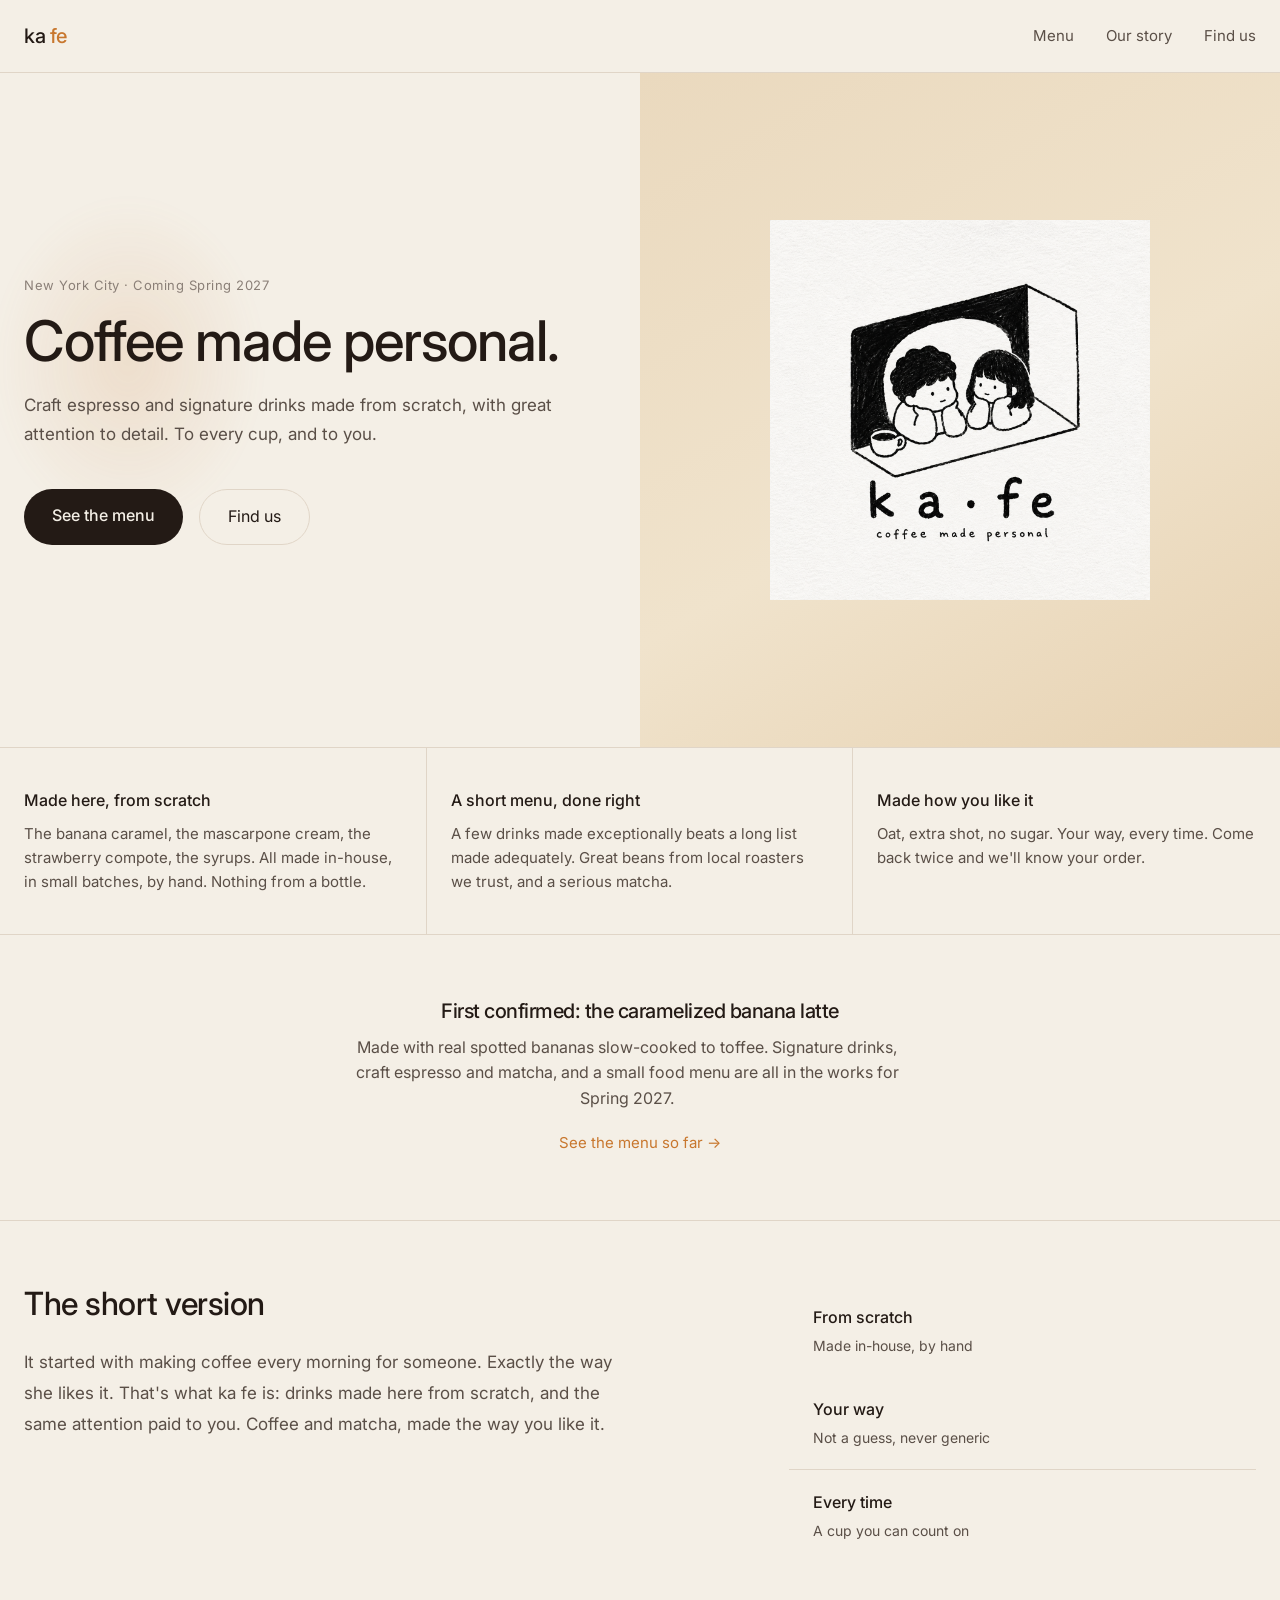
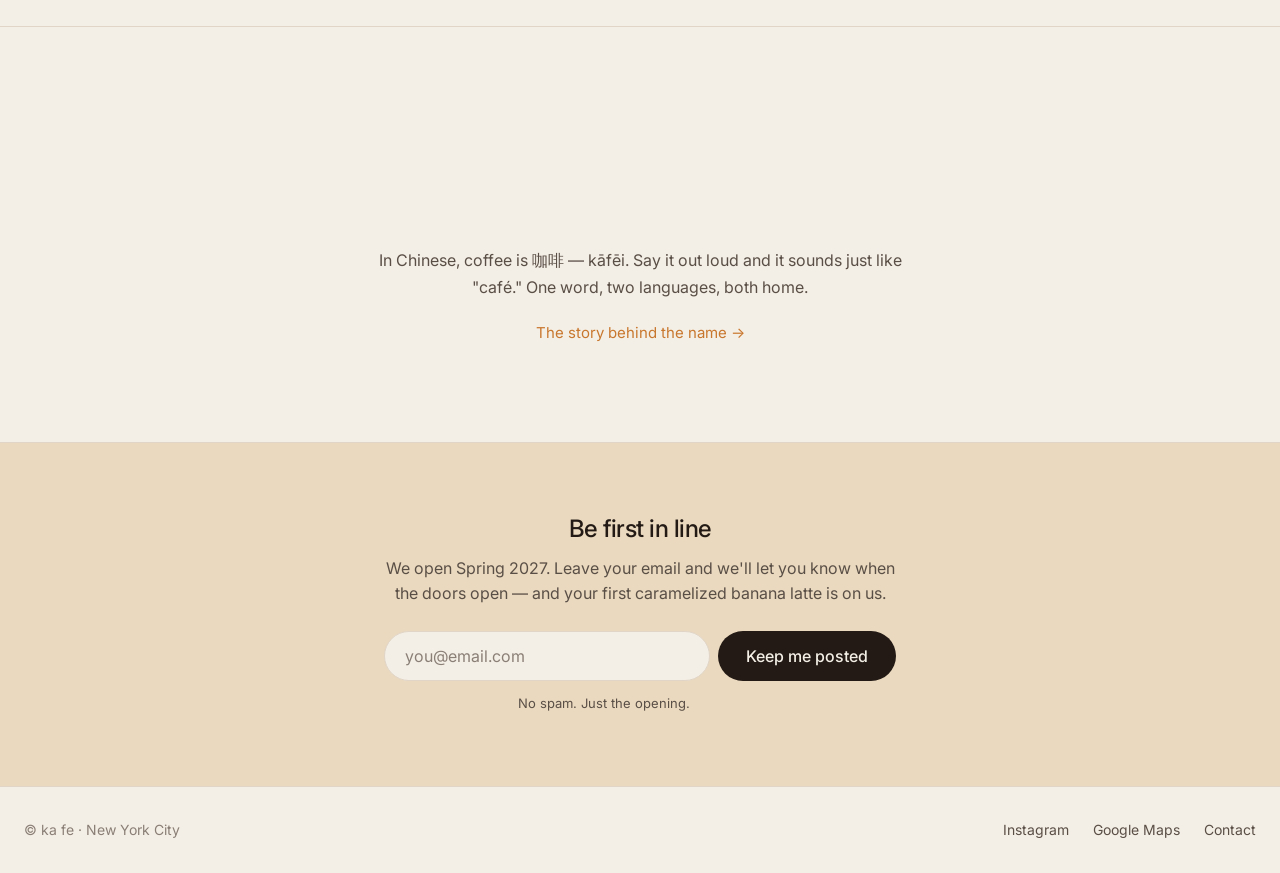
<file: index.html>
<!DOCTYPE html>
<html lang="en">
<head>
  <meta charset="UTF-8">
  <meta name="viewport" content="width=device-width, initial-scale=1.0">
  <title>ka fe — Coffee made personal</title>
  <meta name="theme-color" content="#F4EFE6">
  <meta name="description" content="ka fe is a neighborhood café in New York City. Craft espresso and signature drinks made from scratch, with great attention to detail. To the cup, and to you. Opening Spring 2027.">

  <!-- Open Graph -->
  <meta property="og:title" content="ka fe — Coffee made personal">
  <meta property="og:description" content="A neighborhood café in New York City. Craft espresso and signature drinks made from scratch. Opening Spring 2027.">
  <meta property="og:type" content="website">
  <meta property="og:image" content="logo.png">

  <!-- Favicon -->
  <link rel="icon" href="favicon.ico" sizes="32x32">
  <link rel="icon" href="favicon.svg" type="image/svg+xml">
  <link rel="apple-touch-icon" href="apple-touch-icon.png">

  <link rel="preconnect" href="https://fonts.googleapis.com">
  <link rel="preconnect" href="https://fonts.gstatic.com" crossorigin>
  <link href="https://fonts.googleapis.com/css2?family=Inter:wght@400;500&display=swap" rel="stylesheet">
  <!-- Two-character subset (咖啡) — Inter has no CJK glyphs -->
  <link href="https://fonts.googleapis.com/css2?family=Noto+Sans+SC:wght@500&text=%E5%92%96%E5%95%A1&display=swap" rel="stylesheet">
  <link rel="stylesheet" href="styles.css">
</head>
<body>
  <!-- Skip to main content for keyboard users -->
  <a href="#main-content" class="skip-link">Skip to main content</a>

  <!-- Navigation -->
  <nav class="nav">
    <a href="index.html" class="nav-logo">ka <span class="red">fe</span></a>
    <ul class="nav-links">
      <li><a href="menu.html">Menu</a></li>
      <li><a href="story.html">Our story</a></li>
      <li><a href="findus.html">Find us</a></li>
    </ul>
    <button class="nav-toggle" aria-label="Toggle menu">
      <span></span>
      <span></span>
      <span></span>
    </button>
  </nav>

  <!-- Hero -->
  <main id="main-content">
  <section class="hero">
    <div class="hero-content">
      <p class="eyebrow">New York City · Coming Spring 2027</p>
      <h1>Coffee made personal.</h1>
      <p class="tagline">Craft espresso and signature drinks made from scratch, with great attention to detail. To every cup, and to you.</p>
      <div class="hero-ctas">
        <a href="menu.html" class="btn-primary">See the menu</a>
        <a href="findus.html" class="btn-secondary">Find us</a>
      </div>
    </div>
    <div class="hero-visual">
      <img src="logo.png" alt="ka fe — two people at a coffee counter, one pouring pour-over coffee">
    </div>
  </section>

  <!-- Promise Strip -->
  <section class="promise-strip">
    <div class="promise-item">
      <p class="promise-title">Made here, from scratch</p>
      <p class="promise-text">The banana caramel, the mascarpone cream, the strawberry compote, the syrups. All made in-house, in small batches, by hand. Nothing from a bottle.</p>
    </div>
    <div class="promise-item">
      <p class="promise-title">A short menu, done right</p>
      <p class="promise-text">A few drinks made exceptionally beats a long list made adequately. Great beans from local roasters we trust, and a serious matcha.</p>
    </div>
    <div class="promise-item">
      <p class="promise-title">Made how you like it</p>
      <p class="promise-text">Oat, extra shot, no sugar. Your way, every time. Come back twice and we'll know your order.</p>
    </div>
  </section>

  <!-- Menu Teaser Strip -->
  <section class="menu-strip">
    <div class="menu-teaser">
      <h2>First confirmed: the caramelized banana latte</h2>
      <p>Made with real spotted bananas slow-cooked to toffee. Signature drinks, craft espresso and matcha, and a small food menu are all in the works for Spring 2027.</p>
      <a href="menu.html" class="menu-teaser-link">See the menu so far →</a>
    </div>
  </section>

  <!-- Story Strip -->
  <section class="story-strip">
    <div class="story-text">
      <h2>The short version</h2>
      <p>It started with making coffee every morning for someone. Exactly the way she likes it. That's what ka fe is: drinks made here from scratch, and the same attention paid to you. Coffee and matcha, made the way you like it.</p>
    </div>
    <div class="story-stats">
      <div class="story-stat">
        <p class="story-stat-value">From scratch</p>
        <p class="story-stat-label">Made in-house, by hand</p>
      </div>
      <div class="story-stat">
        <p class="story-stat-value">Your way</p>
        <p class="story-stat-label">Not a guess, never generic</p>
      </div>
      <div class="story-stat">
        <p class="story-stat-value">Every time</p>
        <p class="story-stat-label">A cup you can count on</p>
      </div>
    </div>
  </section>

  <!-- Name origin -->
  <section class="name-strip">
    <p class="name-cycle" role="img" aria-label="ka fe — 咖啡 — café">
      <span class="name-form" aria-hidden="true">ka <span class="red">fe</span></span>
      <span class="name-form name-cjk" lang="zh-Hans" aria-hidden="true">咖啡</span>
      <span class="name-form" aria-hidden="true">café</span>
    </p>
    <p class="name-caption">In Chinese, coffee is <span lang="zh-Hans">咖啡</span> — kāfēi. Say it out loud and it sounds just like "café." One word, two languages, both home.</p>
    <a href="story.html" class="name-link">The story behind the name →</a>
  </section>

  <!-- Email capture -->
  <section class="signup">
    <div class="signup-inner">
      <h2>Be first in line</h2>
      <p>We open Spring 2027. Leave your email and we'll let you know when the doors open — and your first caramelized banana latte is on us.</p>
      <form class="signup-form" action="https://formspree.io/f/YOUR_FORM_ID" method="POST" id="signup-form">
        <input type="email" name="email" placeholder="you@email.com" required aria-label="Email address" autocomplete="email">
        <button type="submit" class="btn-primary" id="signup-btn">Keep me posted</button>
      </form>
      <p class="signup-fineprint">No spam. Just the opening.</p>
      <!-- Form states (hidden by default, shown via JS) -->
      <p class="signup-success" id="signup-success" hidden>Thanks! We'll let you know when we open.</p>
      <p class="signup-error" id="signup-error" hidden>Something went wrong. Please try again.</p>
    </div>
  </section>
  </main>

  <!-- Footer -->
  <footer class="footer">
    <p class="footer-copyright">© ka fe · New York City</p>
    <div class="footer-links">
      <a href="https://instagram.com" target="_blank" rel="noopener">Instagram</a>
      <a href="https://maps.google.com" target="_blank" rel="noopener">Google Maps</a>
      <a href="mailto:allan@kafecoffeenyc.com">Contact</a>
    </div>
  </footer>

  <script src="main.js"></script>
</body>
</html>
</file>
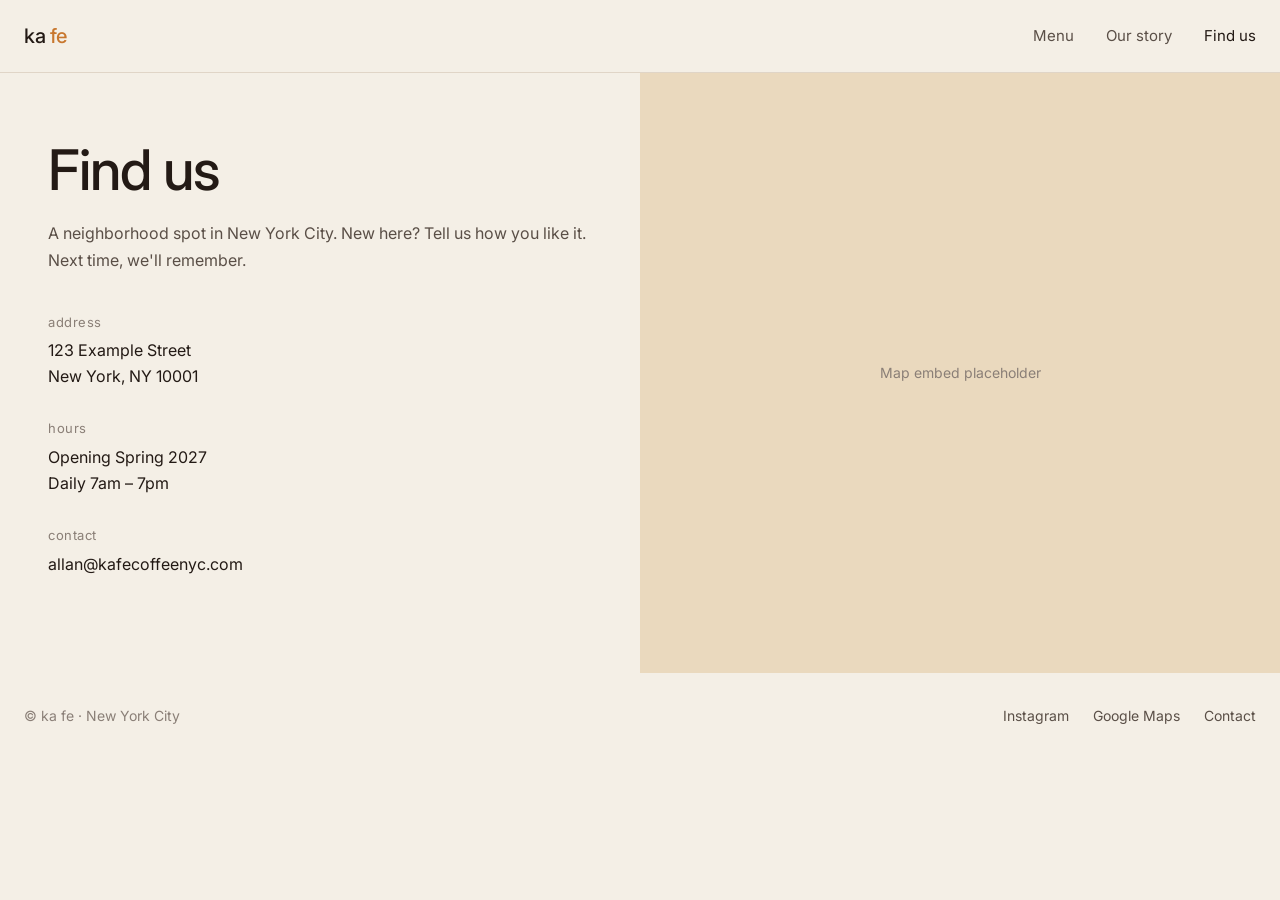
<file: findus.html>
<!DOCTYPE html>
<html lang="en">
<head>
  <meta charset="UTF-8">
  <meta name="viewport" content="width=device-width, initial-scale=1.0">
  <title>Find us — ka fe</title>
  <meta name="theme-color" content="#F4EFE6">
  <meta name="description" content="A neighborhood spot in New York City. Tell us how you like it. Next time, we'll remember.">

  <!-- Open Graph -->
  <meta property="og:title" content="Find us — ka fe">
  <meta property="og:description" content="A neighborhood café in New York City. Opening Spring 2027.">
  <meta property="og:type" content="website">
  <meta property="og:image" content="logo.png">

  <!-- Favicon -->
  <link rel="icon" href="favicon.ico" sizes="32x32">
  <link rel="icon" href="favicon.svg" type="image/svg+xml">
  <link rel="apple-touch-icon" href="apple-touch-icon.png">

  <link rel="preconnect" href="https://fonts.googleapis.com">
  <link rel="preconnect" href="https://fonts.gstatic.com" crossorigin>
  <link href="https://fonts.googleapis.com/css2?family=Inter:wght@400;500&display=swap" rel="stylesheet">
  <link rel="stylesheet" href="styles.css">
</head>
<body>
  <!-- Skip to main content for keyboard users -->
  <a href="#main-content" class="skip-link">Skip to main content</a>

  <!-- Navigation -->
  <nav class="nav">
    <a href="index.html" class="nav-logo">ka <span class="red">fe</span></a>
    <ul class="nav-links">
      <li><a href="menu.html">Menu</a></li>
      <li><a href="story.html">Our story</a></li>
      <li><a href="findus.html" class="active">Find us</a></li>
    </ul>
    <button class="nav-toggle" aria-label="Toggle menu">
      <span></span>
      <span></span>
      <span></span>
    </button>
  </nav>

  <!-- Find Us Grid -->
  <main id="main-content">
  <section class="findus-grid">
    <div class="findus-info">
      <h1>Find us</h1>
      <p class="findus-intro">A neighborhood spot in New York City. New here? Tell us how you like it. Next time, we'll remember.</p>

      <div class="findus-detail">
        <h3>address</h3>
        <address>
          123 Example Street<br>
          New York, NY 10001
        </address>
      </div>

      <div class="findus-detail">
        <h3>hours</h3>
        <p>Opening Spring 2027<br>Daily 7am – 7pm</p>
      </div>

      <div class="findus-detail">
        <h3>contact</h3>
        <p>
          <a href="mailto:allan@kafecoffeenyc.com">allan@kafecoffeenyc.com</a>
        </p>
      </div>
    </div>

    <div class="findus-map">
      <p class="map-placeholder">Map embed placeholder</p>
    </div>
  </section>
  </main>

  <!-- Footer -->
  <footer class="footer">
    <p class="footer-copyright">© ka fe · New York City</p>
    <div class="footer-links">
      <a href="https://instagram.com" target="_blank" rel="noopener">Instagram</a>
      <a href="https://maps.google.com" target="_blank" rel="noopener">Google Maps</a>
      <a href="mailto:allan@kafecoffeenyc.com">Contact</a>
    </div>
  </footer>

  <script src="main.js"></script>
</body>
</html>
</file>
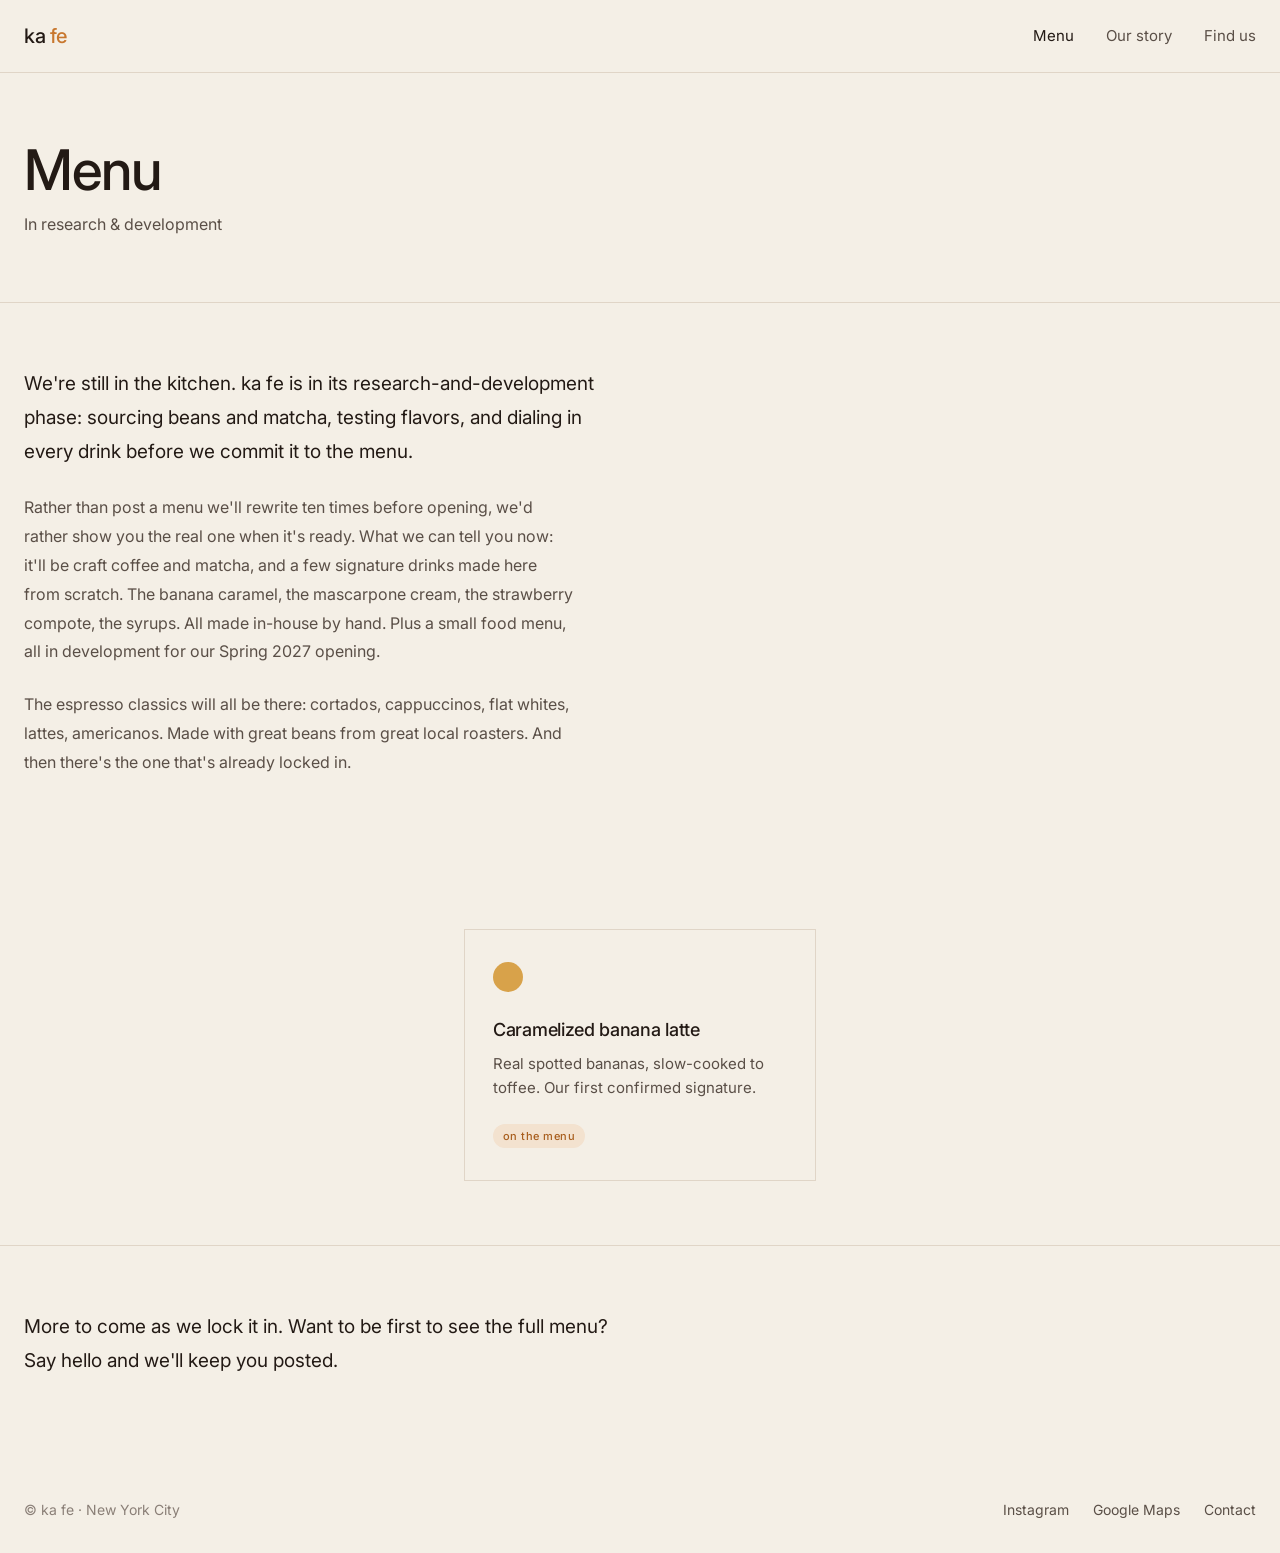
<file: menu.html>
<!DOCTYPE html>
<html lang="en">
<head>
  <meta charset="UTF-8">
  <meta name="viewport" content="width=device-width, initial-scale=1.0">
  <title>Menu — ka fe</title>
  <meta name="theme-color" content="#F4EFE6">
  <meta name="description" content="Our menu is in research and development. Craft espresso and matcha, signature drinks made here from scratch, and a small food menu, coming for our Spring 2027 opening. First confirmed: the caramelized banana latte.">

  <!-- Open Graph -->
  <meta property="og:title" content="Menu — ka fe">
  <meta property="og:description" content="Craft espresso, matcha, and signature drinks made from scratch. Coming Spring 2027.">
  <meta property="og:type" content="website">
  <meta property="og:image" content="logo.png">

  <!-- Favicon -->
  <link rel="icon" href="favicon.ico" sizes="32x32">
  <link rel="icon" href="favicon.svg" type="image/svg+xml">
  <link rel="apple-touch-icon" href="apple-touch-icon.png">

  <link rel="preconnect" href="https://fonts.googleapis.com">
  <link rel="preconnect" href="https://fonts.gstatic.com" crossorigin>
  <link href="https://fonts.googleapis.com/css2?family=Inter:wght@400;500&display=swap" rel="stylesheet">
  <link rel="stylesheet" href="styles.css">
</head>
<body>
  <!-- Skip to main content for keyboard users -->
  <a href="#main-content" class="skip-link">Skip to main content</a>

  <!-- Navigation -->
  <nav class="nav">
    <a href="index.html" class="nav-logo">ka <span class="red">fe</span></a>
    <ul class="nav-links">
      <li><a href="menu.html" class="active">Menu</a></li>
      <li><a href="story.html">Our story</a></li>
      <li><a href="findus.html">Find us</a></li>
    </ul>
    <button class="nav-toggle" aria-label="Toggle menu">
      <span></span>
      <span></span>
      <span></span>
    </button>
  </nav>

  <!-- Page Header -->
  <main id="main-content">
  <header class="page-header">
    <h1>Menu</h1>
    <p>In research &amp; development</p>
  </header>

  <!-- Intro -->
  <section class="story-content">
    <p>We're still in the kitchen. ka fe is in its research-and-development phase: sourcing beans and matcha, testing flavors, and dialing in every drink before we commit it to the menu.</p>

    <p>Rather than post a menu we'll rewrite ten times before opening, we'd rather show you the real one when it's ready. What we can tell you now: it'll be craft coffee and matcha, and a few signature drinks made here from scratch. The banana caramel, the mascarpone cream, the strawberry compote, the syrups. All made in-house by hand. Plus a small food menu, all in development for our Spring 2027 opening.</p>

    <p>The espresso classics will all be there: cortados, cappuccinos, flat whites, lattes, americanos. Made with great beans from great local roasters. And then there's the one that's already locked in.</p>
  </section>

  <!-- Confirmed signature -->
  <section class="menu-strip">
    <div class="signature-grid single">
      <div class="signature-card">
        <div class="signature-card-top">
          <span class="flavor-dot-lg banana"></span>
        </div>
        <span class="signature-card-name">Caramelized banana latte</span>
        <p class="signature-card-note">Real spotted bananas, slow-cooked to toffee. Our first confirmed signature.</p>
        <div class="signature-card-foot">
          <span class="menu-list-tag">on the menu</span>
          <span></span>
        </div>
      </div>
    </div>
  </section>

  <!-- Outro -->
  <section class="story-content">
    <p>More to come as we lock it in. Want to be first to see the full menu? <a href="findus.html">Say hello</a> and we'll keep you posted.</p>
  </section>
  </main>

  <!-- Footer -->
  <footer class="footer">
    <p class="footer-copyright">© ka fe · New York City</p>
    <div class="footer-links">
      <a href="https://instagram.com" target="_blank" rel="noopener">Instagram</a>
      <a href="https://maps.google.com" target="_blank" rel="noopener">Google Maps</a>
      <a href="mailto:allan@kafecoffeenyc.com">Contact</a>
    </div>
  </footer>

  <script src="main.js"></script>
</body>
</html>
</file>
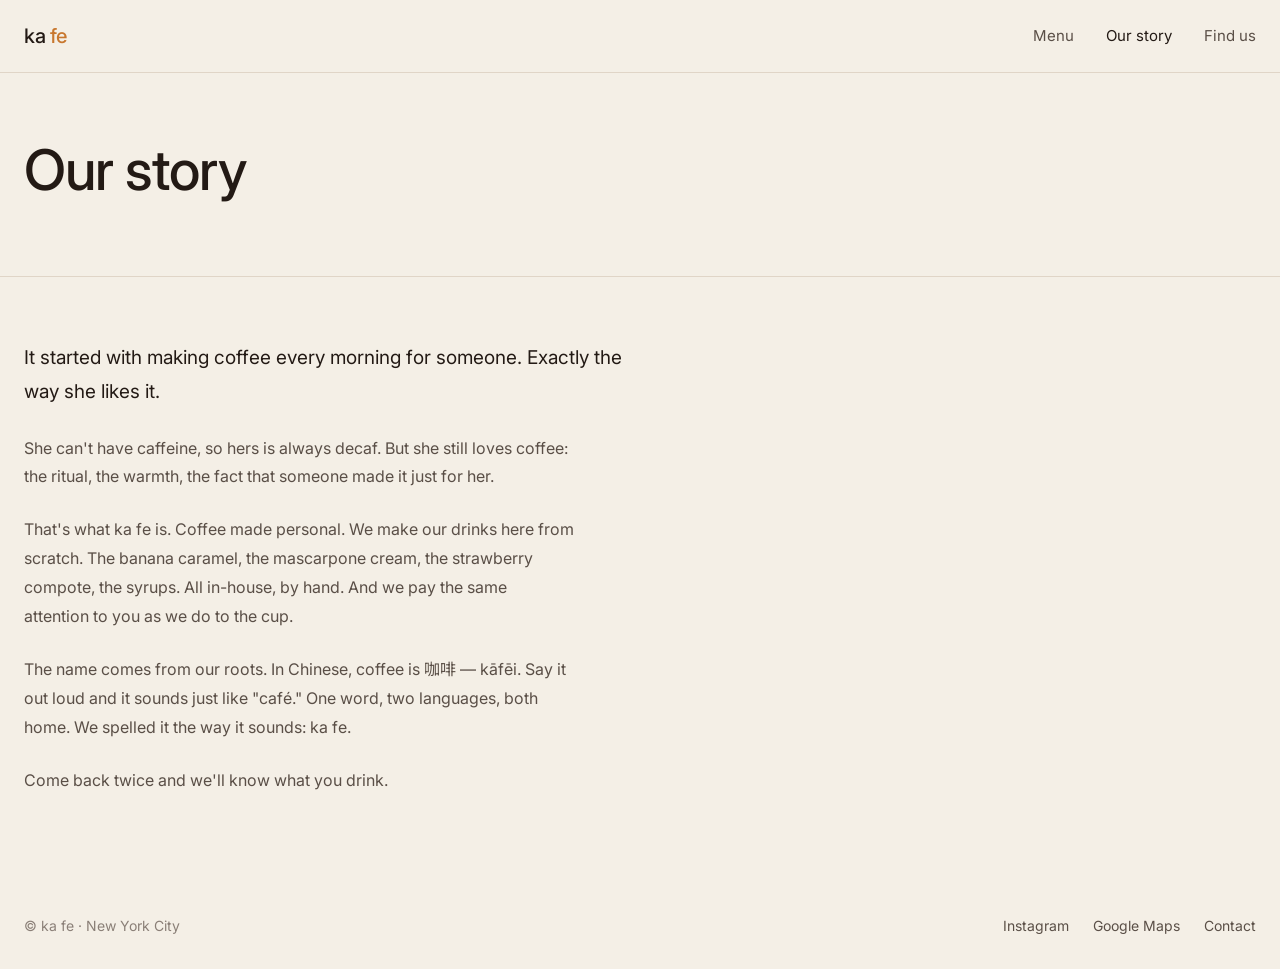
<file: story.html>
<!DOCTYPE html>
<html lang="en">
<head>
  <meta charset="UTF-8">
  <meta name="viewport" content="width=device-width, initial-scale=1.0">
  <title>Our story — ka fe</title>
  <meta name="theme-color" content="#F4EFE6">
  <meta name="description" content="Craft espresso and drinks made here from scratch. Nothing from a bottle. Coffee made personal.">

  <!-- Open Graph -->
  <meta property="og:title" content="Our story — ka fe">
  <meta property="og:description" content="Coffee made personal. Drinks made from scratch, and the same attention paid to you.">
  <meta property="og:type" content="website">
  <meta property="og:image" content="logo.png">

  <!-- Favicon -->
  <link rel="icon" href="favicon.ico" sizes="32x32">
  <link rel="icon" href="favicon.svg" type="image/svg+xml">
  <link rel="apple-touch-icon" href="apple-touch-icon.png">

  <link rel="preconnect" href="https://fonts.googleapis.com">
  <link rel="preconnect" href="https://fonts.gstatic.com" crossorigin>
  <link href="https://fonts.googleapis.com/css2?family=Inter:wght@400;500&display=swap" rel="stylesheet">
  <!-- Two-character subset (咖啡) — Inter has no CJK glyphs -->
  <link href="https://fonts.googleapis.com/css2?family=Noto+Sans+SC:wght@500&text=%E5%92%96%E5%95%A1&display=swap" rel="stylesheet">
  <link rel="stylesheet" href="styles.css">
</head>
<body>
  <!-- Skip to main content for keyboard users -->
  <a href="#main-content" class="skip-link">Skip to main content</a>

  <!-- Navigation -->
  <nav class="nav">
    <a href="index.html" class="nav-logo">ka <span class="red">fe</span></a>
    <ul class="nav-links">
      <li><a href="menu.html">Menu</a></li>
      <li><a href="story.html" class="active">Our story</a></li>
      <li><a href="findus.html">Find us</a></li>
    </ul>
    <button class="nav-toggle" aria-label="Toggle menu">
      <span></span>
      <span></span>
      <span></span>
    </button>
  </nav>

  <!-- Page Header -->
  <main id="main-content">
  <header class="page-header">
    <h1>Our story</h1>
  </header>

  <!-- Story Content -->
  <section class="story-content">
    <p>It started with making coffee every morning for someone. Exactly the way she likes it.</p>

    <p>She can't have caffeine, so hers is always decaf. But she still loves coffee: the ritual, the warmth, the fact that someone made it just for her.</p>

    <p>That's what ka fe is. Coffee made personal. We make our drinks here from scratch. The banana caramel, the mascarpone cream, the strawberry compote, the syrups. All in-house, by hand. And we pay the same attention to you as we do to the cup.</p>

    <p>The name comes from our roots. In Chinese, coffee is <span lang="zh-Hans" class="cjk">咖啡</span> — kāfēi. Say it out loud and it sounds just like "café." One word, two languages, both home. We spelled it the way it sounds: ka fe.</p>

    <p>Come back twice and we'll know what you drink.</p>
  </section>
  </main>

  <!-- Footer -->
  <footer class="footer">
    <p class="footer-copyright">© ka fe · New York City</p>
    <div class="footer-links">
      <a href="https://instagram.com" target="_blank" rel="noopener">Instagram</a>
      <a href="https://maps.google.com" target="_blank" rel="noopener">Google Maps</a>
      <a href="mailto:allan@kafecoffeenyc.com">Contact</a>
    </div>
  </footer>

  <script src="main.js"></script>
</body>
</html>
</file>
<file: styles.css>
/* ka·fe — Design System */

/* Reset & Base */
*, *::before, *::after {
  box-sizing: border-box;
  margin: 0;
  padding: 0;
}

:root {
  /* Colors — Brand v2 */
  --bg-primary: #F4EFE6;      /* Paper */
  --bg-secondary: #EAD9BE;    /* Silk */
  --text-primary: #231A15;    /* Espresso */
  --text-muted: #5A4F47;
  --text-hint: #8A7F77;
  --divider: #E0D5C7;
  --accent: #C8772E;          /* Roast */
  --accent-dark: #A85E1E;     /* Roast, darkened */
  --accent-quiet: #9DB0A1;    /* Celadon */

  /* CJK — Inter has no Chinese glyphs; subset of Noto Sans SC for 咖啡 */
  --font-family-cjk: 'Noto Sans SC', 'PingFang SC', 'Hiragino Sans GB', 'Microsoft YaHei', sans-serif;

  /* Flavor palette */
  --ube: #8A6FB0;
  --sesame: #3A332E;
  --banana: #D8A24A;
  --matcha: #7FA05A;

  /* Typography */
  --font-family: 'Inter', -apple-system, BlinkMacSystemFont, sans-serif;
  --font-weight-body: 400;
  --font-weight-heading: 500;

  /* Motion */
  --ease: cubic-bezier(0.22, 1, 0.36, 1);
}

html {
  font-size: 16px;
  scroll-behavior: smooth;
}

body {
  font-family: var(--font-family);
  font-weight: var(--font-weight-body);
  background-color: var(--bg-primary);
  color: var(--text-primary);
  line-height: 1.6;
  -webkit-font-smoothing: antialiased;
  -moz-osx-font-smoothing: grayscale;
}

a {
  color: inherit;
  text-decoration: none;
}

img {
  max-width: 100%;
  height: auto;
  display: block;
}

/* Typography */
h1, h2, h3, h4, h5, h6 {
  font-weight: var(--font-weight-heading);
  line-height: 1.2;
}

h1 {
  font-size: clamp(2.25rem, 5vw, 3.5rem);
  letter-spacing: -1px;
}

h2 {
  font-size: clamp(1.5rem, 3vw, 2rem);
  letter-spacing: -0.5px;
}

h3 {
  font-size: 1.125rem;
}

p {
  max-width: 55ch;
}

.eyebrow {
  font-size: 0.8125rem;
  color: var(--text-hint);
  letter-spacing: 0.5px;
  margin-bottom: 0.75rem;
}

/* Layout */
.container {
  width: 100%;
  max-width: 1200px;
  margin: 0 auto;
  padding: 0 1.5rem;
}

.section {
  padding: 4rem 0;
  border-bottom: 0.5px solid var(--divider);
}

/* Navigation */
.nav {
  display: flex;
  align-items: center;
  justify-content: space-between;
  padding: 1.25rem 1.5rem;
  border-bottom: 0.5px solid var(--divider);
  position: sticky;
  top: 0;
  background: var(--bg-primary);
  z-index: 100;
}

.nav-logo {
  font-weight: var(--font-weight-heading);
  font-size: 1.25rem;
  letter-spacing: -0.5px;
}

.nav-logo .dot {
  display: inline-block;
  width: 4px;
  height: 4px;
  background: var(--text-primary);
  border-radius: 50%;
  margin: 0 0.1rem;
  vertical-align: middle;
  position: relative;
  top: -2px;
}

.nav-logo .red {
  color: var(--accent);
}

.nav-links {
  display: flex;
  gap: 2rem;
  list-style: none;
}

.nav-links a {
  font-size: 0.9375rem;
  color: var(--text-muted);
  transition: color 0.2s ease;
}

.nav-links a:hover,
.nav-links a.active {
  color: var(--text-primary);
}

.nav-cta {
  display: inline-block;
  padding: 0.625rem 1.25rem;
  background: var(--text-primary);
  color: var(--bg-primary);
  border-radius: 100px;
  font-size: 0.875rem;
  font-weight: var(--font-weight-heading);
  transition: opacity 0.2s ease;
}

.nav-cta:hover {
  opacity: 0.85;
}

/* Mobile nav toggle */
.nav-toggle {
  display: none;
  flex-direction: column;
  gap: 5px;
  background: none;
  border: none;
  cursor: pointer;
  padding: 0.5rem;
}

.nav-toggle span {
  width: 24px;
  height: 2px;
  background: var(--text-primary);
  transition: 0.3s;
}

/* Hero */
.hero {
  display: grid;
  grid-template-columns: 1fr 1fr;
  min-height: 75vh;
  border-bottom: 0.5px solid var(--divider);
}

.hero-content {
  display: flex;
  flex-direction: column;
  justify-content: center;
  padding: 4rem 3rem 4rem 1.5rem;
}

.hero-content h1 {
  margin-bottom: 1rem;
}

.hero-content .tagline {
  font-size: 1.0625rem;
  color: var(--text-muted);
  margin-bottom: 2.5rem;
  line-height: 1.7;
}

.hero-ctas {
  display: flex;
  gap: 1rem;
  flex-wrap: wrap;
}

.btn-primary {
  display: inline-block;
  padding: 0.875rem 1.75rem;
  background: var(--text-primary);
  color: var(--bg-primary);
  border-radius: 100px;
  font-weight: var(--font-weight-heading);
  transition: opacity 0.2s ease;
}

.btn-primary:hover {
  opacity: 0.85;
}

.btn-secondary {
  display: inline-block;
  padding: 0.875rem 1.75rem;
  border: 1px solid var(--divider);
  border-radius: 100px;
  color: var(--text-primary);
  transition: border-color 0.2s ease;
}

.btn-secondary:hover {
  border-color: var(--text-muted);
}

.hero-visual {
  display: flex;
  align-items: center;
  justify-content: center;
  background: var(--bg-secondary);
  padding: 3rem;
}

.hero-visual img {
  max-width: 380px;
  width: 100%;
  height: auto;
}

/* Promise Strip */
.promise-strip {
  display: grid;
  grid-template-columns: repeat(3, 1fr);
  border-bottom: 0.5px solid var(--divider);
}

.promise-item {
  padding: 2.5rem 1.5rem;
  border-right: 0.5px solid var(--divider);
}

.promise-item:last-child {
  border-right: none;
}

.promise-title {
  font-weight: var(--font-weight-heading);
  margin-bottom: 0.5rem;
}

.promise-text {
  font-size: 0.9375rem;
  color: var(--text-muted);
  line-height: 1.6;
}

/* Menu Strip */
.menu-strip {
  padding: 4rem 1.5rem;
  border-bottom: 0.5px solid var(--divider);
}

.menu-teaser {
  max-width: 36rem;
  margin: 0 auto;
  text-align: center;
}

.menu-teaser h2 {
  font-size: 1.25rem;
  margin-bottom: 0.75rem;
}

.menu-teaser p {
  color: var(--text-muted);
  font-size: 1rem;
  line-height: 1.6;
}

.menu-teaser-link {
  display: inline-block;
  margin-top: 1.25rem;
  color: var(--accent);
  font-size: 0.9375rem;
}

/* Single confirmed signature — center one card instead of a 3-up grid */
.signature-grid.single {
  grid-template-columns: 1fr;
  max-width: 22rem;
  margin: 0 auto;
}

.menu-strip-header {
  display: flex;
  justify-content: space-between;
  align-items: center;
  margin-bottom: 2.5rem;
}

.menu-strip-header h2 {
  font-size: 1.25rem;
}

.menu-strip-header a {
  color: var(--text-muted);
  font-size: 0.9375rem;
  transition: color 0.2s ease;
}

.menu-strip-header a:hover {
  color: var(--text-primary);
}

.menu-grid {
  display: grid;
  grid-template-columns: repeat(2, 1fr);
  gap: 0.5px;
  background: var(--divider);
}

.menu-item {
  background: var(--bg-primary);
  padding: 1.5rem;
  display: flex;
  flex-direction: column;
}

.menu-item-number {
  font-size: 0.75rem;
  color: var(--text-hint);
  margin-bottom: 0.75rem;
}

.menu-item-name {
  font-weight: var(--font-weight-heading);
  margin-bottom: 0.5rem;
}

.menu-item-price {
  color: var(--text-muted);
  font-size: 0.9375rem;
  margin-top: auto;
}

/* Story Strip */
.story-strip {
  display: grid;
  grid-template-columns: 1.2fr 0.8fr;
  gap: 4rem;
  padding: 4rem 1.5rem;
  border-bottom: 0.5px solid var(--divider);
}

.story-text h2 {
  margin-bottom: 1.5rem;
}

.story-text p {
  color: var(--text-muted);
  line-height: 1.8;
  font-size: 1.0625rem;
}

.story-stats {
  display: flex;
  flex-direction: column;
  gap: 0.5px;
  background: var(--divider);
  align-self: start;
}

.story-stat {
  background: var(--bg-primary);
  padding: 1.25rem 1.5rem;
}

.story-stat-value {
  font-weight: var(--font-weight-heading);
  margin-bottom: 0.25rem;
}

.story-stat-label {
  font-size: 0.875rem;
  color: var(--text-muted);
}

/* Footer */
.footer {
  display: flex;
  justify-content: space-between;
  align-items: center;
  padding: 2rem 1.5rem;
}

.footer-copyright {
  font-size: 0.875rem;
  color: var(--text-hint);
}

.footer-links {
  display: flex;
  gap: 1.5rem;
}

.footer-links a {
  font-size: 0.875rem;
  color: var(--text-muted);
  transition: color 0.2s ease;
}

.footer-links a:hover {
  color: var(--text-primary);
}

/* Menu Page */
.page-header {
  padding: 4rem 1.5rem;
  border-bottom: 0.5px solid var(--divider);
}

.page-header h1 {
  margin-bottom: 0.5rem;
}

.page-header p {
  color: var(--text-muted);
}

.menu-section {
  padding: 3rem 1.5rem;
  border-bottom: 0.5px solid var(--divider);
}

.menu-section h2 {
  font-size: 0.875rem;
  color: var(--text-hint);
  margin-bottom: 2rem;
  text-transform: lowercase;
  letter-spacing: 0.5px;
}

.menu-list {
  list-style: none;
}

.menu-list-item {
  display: grid;
  grid-template-columns: auto 1fr auto;
  gap: 1.5rem;
  padding: 1rem 0;
  border-bottom: 0.5px solid var(--divider);
  align-items: baseline;
}

.menu-list-item:last-child {
  border-bottom: none;
}

.menu-list-number {
  font-size: 0.75rem;
  color: var(--text-hint);
  width: 2rem;
}

.menu-list-name {
  font-weight: var(--font-weight-heading);
}

.menu-list-note {
  font-size: 0.875rem;
  color: var(--text-muted);
  font-weight: var(--font-weight-body);
  display: block;
  margin-top: 0.25rem;
}

.menu-list-price {
  color: var(--text-muted);
}

/* Story Page */
.story-content {
  padding: 4rem 1.5rem;
  max-width: 650px;
}

.story-content p {
  color: var(--text-muted);
  margin-bottom: 1.5rem;
  line-height: 1.8;
}

.story-content p:first-of-type {
  font-size: 1.1875rem;
  color: var(--text-primary);
}

/* Find Us Page */
.findus-grid {
  display: grid;
  grid-template-columns: 1fr 1fr;
  min-height: 60vh;
}

.findus-info {
  padding: 4rem 3rem;
  display: flex;
  flex-direction: column;
  justify-content: center;
}

.findus-info h1 {
  margin-bottom: 1rem;
}

.findus-intro {
  color: var(--text-muted);
  margin-bottom: 2.5rem;
  line-height: 1.7;
}

.findus-detail {
  margin-bottom: 2rem;
}

.findus-detail h3 {
  color: var(--text-hint);
  font-size: 0.8125rem;
  font-weight: var(--font-weight-body);
  margin-bottom: 0.5rem;
  text-transform: lowercase;
  letter-spacing: 0.5px;
}

.findus-detail p, .findus-detail address {
  font-style: normal;
  line-height: 1.6;
}

.findus-map {
  background: var(--bg-secondary);
  display: flex;
  align-items: center;
  justify-content: center;
}

.map-placeholder {
  color: var(--text-hint);
  font-size: 0.875rem;
}

/* ============================================================
   Flavor accents & signatures — v2 menu update
   ============================================================ */

/* Small flavor dot used inline before menu item names */
.flavor-dot {
  display: inline-block;
  width: 9px;
  height: 9px;
  border-radius: 50%;
  margin-right: 0.5rem;
  vertical-align: middle;
  position: relative;
  top: -1px;
}

/* Larger flavor dot for the homepage signature cards */
.flavor-dot-lg {
  display: inline-block;
  width: 30px;
  height: 30px;
  border-radius: 50%;
}

.flavor-dot.ube,    .flavor-dot-lg.ube    { background: #8A6FB0; }
.flavor-dot.sesame, .flavor-dot-lg.sesame { background: #3A332E; }
.flavor-dot.banana, .flavor-dot-lg.banana { background: #D8A24A; }
.flavor-dot.matcha, .flavor-dot-lg.matcha { background: #7FA05A; }

/* "our signature" / "the signature" pill tag */
.menu-list-tag {
  display: inline-block;
  font-size: 0.6875rem;
  font-weight: var(--font-weight-heading);
  letter-spacing: 0.5px;
  color: #A85E1E;
  background: #F3E2CF;
  padding: 0.2rem 0.6rem;
  border-radius: 100px;
  margin-left: 0.625rem;
  vertical-align: middle;
}

/* Homepage featured signatures grid */
.signature-grid {
  display: grid;
  grid-template-columns: repeat(3, 1fr);
  gap: 0.5px;
  background: var(--divider);
  border: 0.5px solid var(--divider);
}

.signature-card {
  background: var(--bg-primary);
  padding: 2rem 1.75rem;
  display: flex;
  flex-direction: column;
  min-height: 230px;
}

.signature-card-top {
  display: flex;
  align-items: center;
  justify-content: space-between;
  margin-bottom: 1.5rem;
}

.signature-card-number {
  font-size: 0.75rem;
  color: var(--text-hint);
}

.signature-card-name {
  font-weight: var(--font-weight-heading);
  font-size: 1.125rem;
  letter-spacing: -0.3px;
  margin-bottom: 0.5rem;
}

.signature-card-note {
  font-size: 0.9375rem;
  color: var(--text-muted);
  line-height: 1.6;
}

.signature-card-foot {
  margin-top: auto;
  padding-top: 1.5rem;
  display: flex;
  align-items: center;
  justify-content: space-between;
}

.signature-card-foot .menu-list-tag {
  margin-left: 0;
}

.signature-card-price {
  color: var(--text-muted);
  font-variant-numeric: tabular-nums;
}

/* Responsive */
@media (max-width: 900px) {
  .hero {
    grid-template-columns: 1fr;
  }

  .hero-visual {
    min-height: 45vh;
    order: -1;
  }

  .hero-content {
    padding: 3rem 1.5rem;
  }

  .promise-strip {
    grid-template-columns: 1fr;
  }

  .promise-item {
    border-right: none;
    border-bottom: 0.5px solid var(--divider);
  }

  .promise-item:last-child {
    border-bottom: none;
  }

  .menu-grid {
    grid-template-columns: 1fr 1fr;
  }

  .signature-grid {
    grid-template-columns: 1fr;
  }

  .story-strip {
    grid-template-columns: 1fr;
    gap: 3rem;
  }

  .findus-grid {
    grid-template-columns: 1fr;
  }

  .findus-map {
    min-height: 300px;
  }
}

@media (max-width: 640px) {
  .nav-links {
    display: none;
    position: absolute;
    top: 100%;
    left: 0;
    right: 0;
    background: var(--bg-primary);
    flex-direction: column;
    padding: 1rem 1.5rem;
    gap: 1rem;
    border-bottom: 0.5px solid var(--divider);
  }

  .nav-links.active {
    display: flex;
  }

  .nav-toggle {
    display: flex;
  }

  .nav-cta {
    display: none;
  }

  .menu-grid {
    grid-template-columns: 1fr;
  }

  .footer {
    flex-direction: column;
    gap: 1rem;
    text-align: center;
  }

  h1 {
    font-size: 2rem;
  }

  .hero-visual img {
    max-width: 280px;
  }

  .findus-info {
    padding: 3rem 1.5rem;
  }
}

/* ============================================================
   Motion & color polish — v3 (animations + warmth)
   Additive layer. Honors prefers-reduced-motion.
   ============================================================ */

/* --- Color pops: warm the numbered device & accents --- */
.signature-card-number,
.menu-list-number {
  color: var(--accent);
  font-weight: var(--font-weight-heading);
  letter-spacing: 0.5px;
}

.nav-logo .red {
  transition: color 0.25s var(--ease);
}

/* Warm radial glow behind the hero copy */
.hero-content {
  position: relative;
}
.hero-content::before {
  content: "";
  position: absolute;
  top: 8%;
  left: -10%;
  width: 60%;
  height: 70%;
  background: radial-gradient(closest-side, rgba(200,119,46,0.14), transparent 70%);
  filter: blur(8px);
  pointer-events: none;
  z-index: 0;
}
.hero-content > * { position: relative; z-index: 1; }

/* Soft tonal wash on the visual panel + slow drift */
.hero-visual {
  background: linear-gradient(150deg, #EAD9BE 0%, #F0E3CC 55%, #E7D2B2 100%);
}
.hero-visual img {
  animation: kf-float 7s ease-in-out infinite;
  will-change: transform;
}
@keyframes kf-float {
  0%, 100% { transform: translateY(0); }
  50%      { transform: translateY(-10px); }
}

/* Thin flavor-spectrum accent line under the nav */
.nav::after {
  content: "";
  position: absolute;
  left: 0;
  right: 0;
  bottom: -1px;
  height: 2px;
  background: linear-gradient(90deg,
    var(--ube) 0%, var(--accent) 38%, var(--banana) 66%, var(--matcha) 100%);
  transform: scaleX(0);
  transform-origin: left;
  transition: transform 0.5s var(--ease);
}
.nav.scrolled::after { transform: scaleX(1); }
.nav.scrolled {
  box-shadow: 0 1px 0 rgba(35,26,21,0.04), 0 8px 24px -16px rgba(35,26,21,0.25);
}

/* --- Hero entrance (runs on load) --- */
.hero-content .eyebrow,
.hero-content h1,
.hero-content .tagline,
.hero-content .hero-ctas {
  opacity: 0;
  animation: kf-rise 0.8s var(--ease) forwards;
}
.hero-content .eyebrow   { animation-delay: 0.05s; }
.hero-content h1         { animation-delay: 0.16s; }
.hero-content .tagline   { animation-delay: 0.28s; }
.hero-content .hero-ctas { animation-delay: 0.40s; }

.hero-visual {
  opacity: 0;
  animation: kf-fade 1s var(--ease) 0.2s forwards;
}

@keyframes kf-rise {
  from { opacity: 0; transform: translateY(18px); }
  to   { opacity: 1; transform: translateY(0); }
}
@keyframes kf-fade {
  from { opacity: 0; }
  to   { opacity: 1; }
}

/* --- Scroll reveal (JS adds .reveal then .is-visible) --- */
.reveal {
  opacity: 0;
  transform: translateY(22px);
  transition: opacity 0.7s var(--ease), transform 0.7s var(--ease);
}
.reveal.is-visible {
  opacity: 1;
  transform: translateY(0);
}
/* Stagger children inside a revealed row */
.reveal[data-stagger] > * {
  opacity: 0;
  transform: translateY(16px);
  transition: opacity 0.6s var(--ease), transform 0.6s var(--ease);
}
.reveal[data-stagger].is-visible > * {
  opacity: 1;
  transform: translateY(0);
}
.reveal[data-stagger].is-visible > *:nth-child(1) { transition-delay: 0.00s; }
.reveal[data-stagger].is-visible > *:nth-child(2) { transition-delay: 0.08s; }
.reveal[data-stagger].is-visible > *:nth-child(3) { transition-delay: 0.16s; }
.reveal[data-stagger].is-visible > *:nth-child(4) { transition-delay: 0.24s; }

/* --- Hover life --- */
.promise-item {
  transition: background 0.3s var(--ease);
}
.promise-item:hover {
  background: linear-gradient(180deg, rgba(200,119,46,0.05), transparent);
}

.signature-card {
  transition: transform 0.35s var(--ease), box-shadow 0.35s var(--ease);
}
.signature-card:hover {
  transform: translateY(-6px);
  box-shadow: 0 18px 40px -24px rgba(35,26,21,0.45);
  z-index: 1;
}
.signature-card .flavor-dot-lg {
  transition: transform 0.35s var(--ease), box-shadow 0.35s var(--ease);
}
.signature-card:hover .flavor-dot-lg {
  transform: scale(1.12);
  box-shadow: 0 0 0 6px rgba(200,119,46,0.10);
}

.btn-primary,
.btn-secondary,
.nav-cta {
  transition: transform 0.25s var(--ease), opacity 0.2s ease, border-color 0.2s ease, box-shadow 0.25s var(--ease);
}
.btn-primary:hover,
.nav-cta:hover {
  transform: translateY(-2px);
  box-shadow: 0 10px 22px -12px rgba(35,26,21,0.55);
}
.btn-secondary:hover {
  transform: translateY(-2px);
}

/* Animated underline for nav + footer links */
.nav-links a,
.footer-links a,
.menu-strip-header a {
  position: relative;
}
.nav-links a::after,
.footer-links a::after,
.menu-strip-header a::after {
  content: "";
  position: absolute;
  left: 0;
  bottom: -3px;
  width: 100%;
  height: 1.5px;
  background: var(--accent);
  transform: scaleX(0);
  transform-origin: left;
  transition: transform 0.3s var(--ease);
}
.nav-links a:hover::after,
.footer-links a:hover::after,
.menu-strip-header a:hover::after {
  transform: scaleX(1);
}

/* Story stat rows get a quiet accent edge on hover */
.story-stat {
  transition: box-shadow 0.3s var(--ease), transform 0.3s var(--ease);
}
.story-stat:hover {
  box-shadow: inset 3px 0 0 var(--accent);
  transform: translateX(2px);
}

/* Menu list rows (menu page) */
.menu-list-item {
  transition: background 0.25s var(--ease);
}
.menu-list-item:hover {
  background: linear-gradient(90deg, rgba(200,119,46,0.06), transparent);
}

/* --- Reduced motion: disable all the above movement --- */
@media (prefers-reduced-motion: reduce) {
  *,
  *::before,
  *::after {
    animation-duration: 0.001ms !important;
    animation-iteration-count: 1 !important;
    transition-duration: 0.001ms !important;
    scroll-behavior: auto !important;
  }
  .hero-content .eyebrow,
  .hero-content h1,
  .hero-content .tagline,
  .hero-content .hero-ctas,
  .hero-visual,
  .reveal,
  .reveal[data-stagger] > * {
    opacity: 1 !important;
    transform: none !important;
  }
  .hero-visual img { animation: none !important; }
}

/* ── Name origin — ka fe / 咖啡 / café ─────────── */
.name-strip {
  padding: 5.5rem 1.5rem 6rem;
  border-bottom: 0.5px solid var(--divider);
  text-align: center;
}

/* Three stacked forms of the name, crossfading on a slow loop */
.name-cycle {
  position: relative;
  height: 1.3em;
  font-size: clamp(2.75rem, 7vw, 5rem);
  font-weight: var(--font-weight-heading);
  letter-spacing: -0.02em;
  line-height: 1.3;
  max-width: none;
}

.name-form {
  position: absolute;
  inset: 0;
  display: flex;
  align-items: center;
  justify-content: center;
  opacity: 0;
  animation: kf-name-cycle 12s var(--ease) infinite;
}
.name-form:nth-child(2) { animation-delay: 4s; }
.name-form:nth-child(3) { animation-delay: 8s; }

/* Linger on whichever form is up when the reader hovers */
.name-cycle:hover .name-form { animation-play-state: paused; }

.name-form .red { color: var(--accent); }

.name-cjk {
  font-family: var(--font-family-cjk);
  letter-spacing: 0.06em;
}

@keyframes kf-name-cycle {
  0%     { opacity: 0; transform: translateY(0.3em);  filter: blur(8px); }
  5%     { opacity: 1; transform: translateY(0);      filter: blur(0); }
  28%    { opacity: 1; transform: translateY(0);      filter: blur(0); }
  33.33% { opacity: 0; transform: translateY(-0.3em); filter: blur(8px); }
  100%   { opacity: 0; transform: translateY(-0.3em); filter: blur(8px); }
}

.name-caption {
  margin: 1.75rem auto 0;
  color: var(--text-muted);
  max-width: 34rem;
  line-height: 1.7;
}

.name-link {
  display: inline-block;
  margin-top: 1.25rem;
  color: var(--accent);
  font-size: 0.9375rem;
}

/* Inline 咖啡 in prose (story page) */
.cjk {
  font-family: var(--font-family-cjk);
}

/* Accent links (menu teaser + name link): color deepens, underline draws in */
.menu-teaser-link,
.name-link {
  position: relative;
  transition: color 0.25s var(--ease);
}
.menu-teaser-link:hover,
.name-link:hover {
  color: var(--accent-dark);
}
.menu-teaser-link::after,
.name-link::after {
  content: "";
  position: absolute;
  left: 0;
  bottom: -3px;
  width: 100%;
  height: 1.5px;
  background: var(--accent-dark);
  transform: scaleX(0);
  transform-origin: left;
  transition: transform 0.3s var(--ease);
}
.menu-teaser-link:hover::after,
.name-link:hover::after {
  transform: scaleX(1);
}

/* Reduced motion: no cycle — settle on "ka fe", let the caption carry the meaning */
@media (prefers-reduced-motion: reduce) {
  .name-form {
    animation: none !important;
    opacity: 0 !important;
  }
  .name-form:first-child {
    opacity: 1 !important;
    transform: none !important;
    filter: none !important;
  }
}

/* ── Email capture ─────────────────────────────── */
.signup {
  padding: 4.5rem 1.5rem;
  background: var(--bg-secondary);
  border-bottom: 0.5px solid var(--divider);
}

.signup-inner {
  max-width: 32rem;
  margin: 0 auto;
  text-align: center;
}

.signup-inner h2 {
  font-size: 1.5rem;
  margin-bottom: 0.75rem;
}

.signup-inner p {
  color: var(--text-muted);
  line-height: 1.6;
}

.signup-form {
  display: flex;
  gap: 0.5rem;
  margin: 1.5rem 0 0.75rem;
}

.signup-form input {
  flex: 1;
  min-width: 0;
  padding: 0.875rem 1.25rem;
  border: 1px solid var(--divider);
  border-radius: 100px;
  font-family: var(--font-family);
  font-size: 1rem;
  background: var(--bg-primary);
  color: var(--text-primary);
}

.signup-form input::placeholder { color: var(--text-hint); }

.signup-form input:focus {
  outline: none;
  border-color: var(--accent);
}

.signup-form .btn-primary {
  border: none;
  cursor: pointer;
  font-family: var(--font-family);
  font-size: 1rem;
}

.signup-fineprint {
  font-size: 0.8125rem;
  color: var(--text-hint);
}

.signup-success {
  margin-top: 1.25rem;
  color: var(--accent);
  font-weight: var(--font-weight-heading);
}

.signup-error {
  margin-top: 1.25rem;
  color: #B54A32;
  font-weight: var(--font-weight-heading);
}

/* Hide form when success is shown */
.signup-form.is-hidden {
  display: none;
}

.signup-fineprint.is-hidden {
  display: none;
}

/* Loading state for submit button */
.btn-primary.is-loading {
  opacity: 0.7;
  cursor: not-allowed;
}

/* Skip link for keyboard navigation */
.skip-link {
  position: absolute;
  top: -100px;
  left: 1rem;
  padding: 0.75rem 1.25rem;
  background: var(--text-primary);
  color: var(--bg-primary);
  border-radius: 100px;
  font-size: 0.875rem;
  font-weight: var(--font-weight-heading);
  z-index: 200;
  transition: top 0.2s ease;
}

.skip-link:focus {
  top: 1rem;
  outline: 2px solid var(--accent);
  outline-offset: 2px;
}

@media (max-width: 480px) {
  .signup-form { flex-direction: column; }
  .signup-form .btn-primary { width: 100%; }
}
</file>
